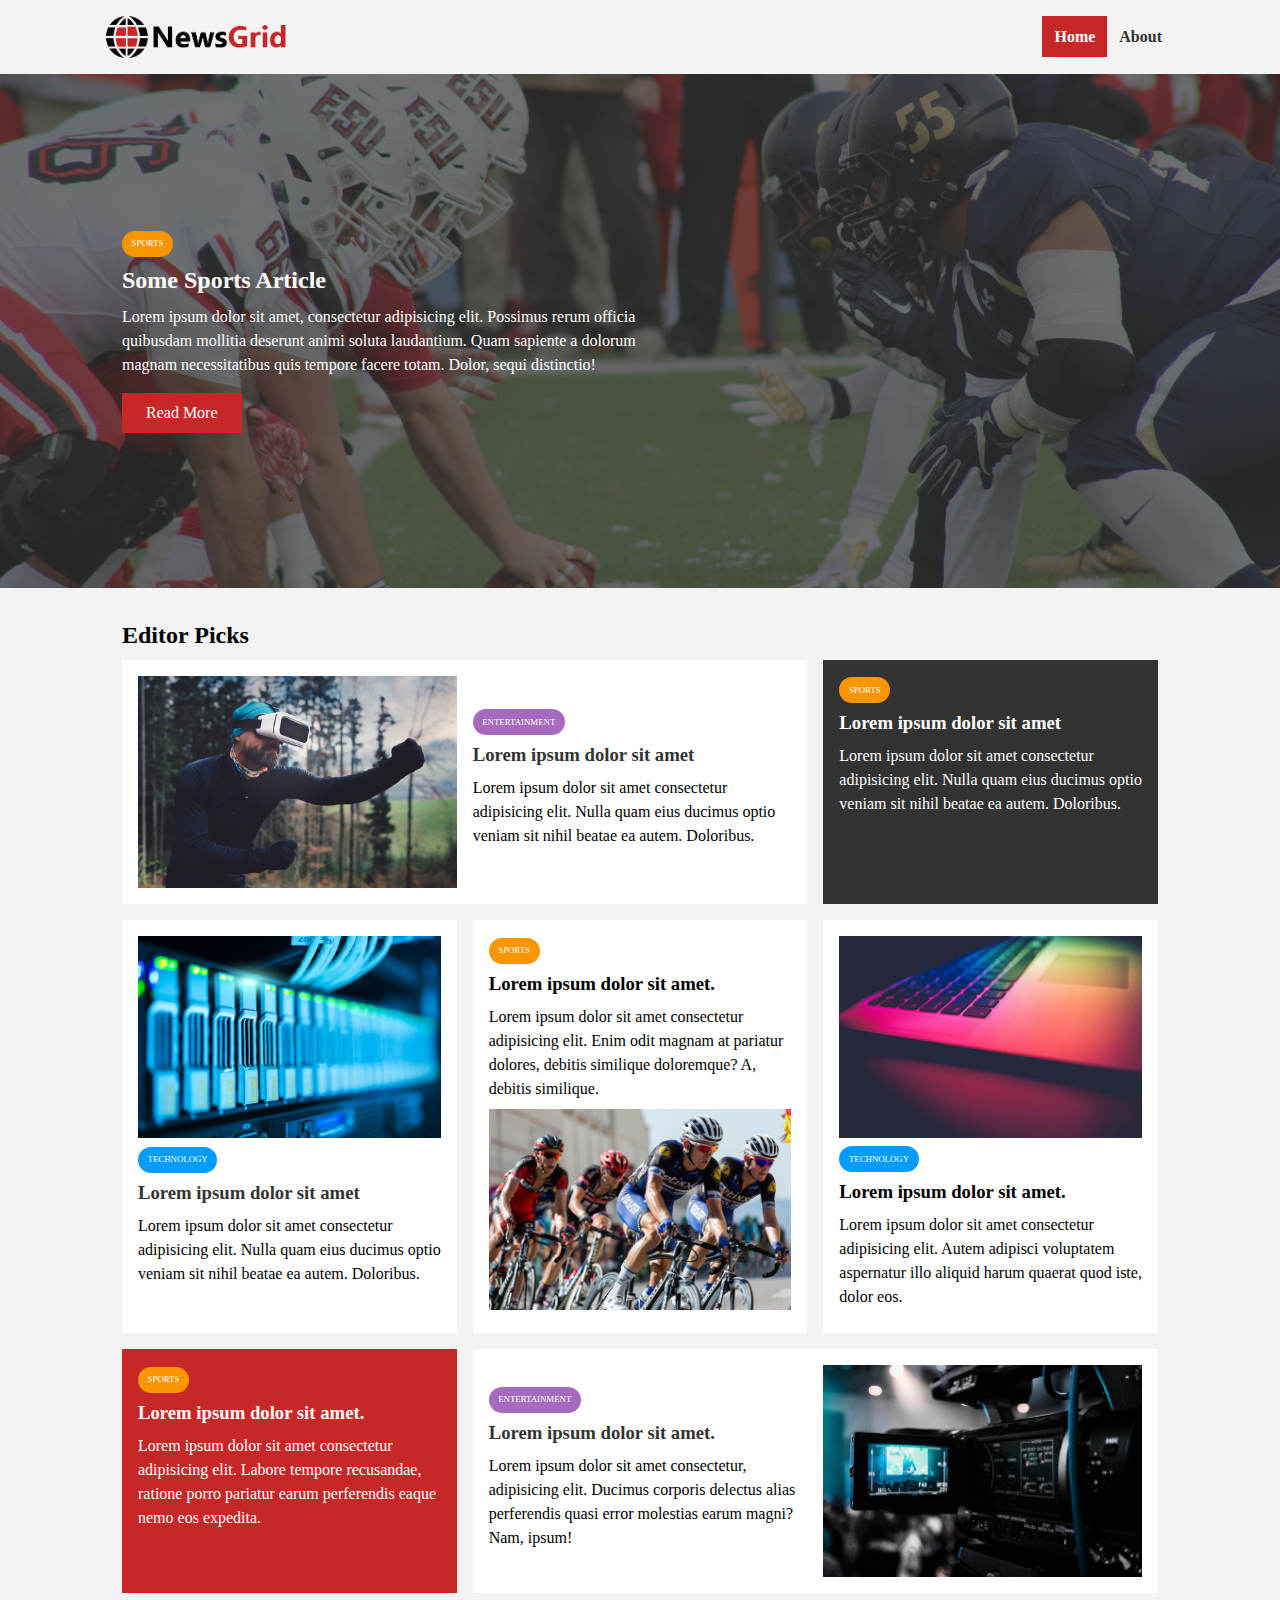
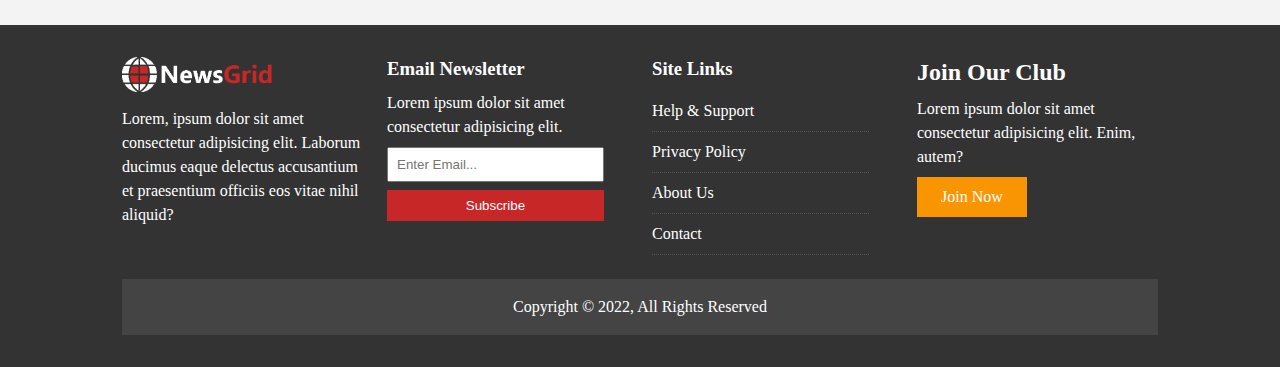
<file: index.html>
<!DOCTYPE html>
<html lang="en">
<head>
  <meta charset="UTF-8">
  <meta http-equiv="X-UA-Compatible" content="IE=edge">
  <meta name="viewport" content="width=device-width, initial-scale=1.0">
  <link rel="stylesheet" href="/css/style.css">
  <link rel="stylesheet" media="screen and (max-width:768px)" href="/css/mobile.css">
  <link href="https://fonts.googleapis.com/css?family=Lato|Staatliches" rel="stylesheet">
  <link rel="stylesheet" href="https://cdnjs.cloudflare.com/ajax/libs/font-awesome/6.1.1/css/all.min.css"
  integrity="sha512-KfkfwYDsLkIlwQp6LFnl8zNdLGxu9YAA1QvwINks4PhcElQSvqcyVLLD9aMhXd13uQjoXtEKNosOWaZqXgel0g==" crossorigin="anonymous" referrerpolicy="no-referrer" />
  <link rel="shortcut icon" type="image/x-icon" href="/favicon.ico">
  <link href="https://fonts.googleapis.com/css2?family=Staatliches&display=swap" rel="stylesheet">
  <title>NewsGrid | Latest News</title>
</head>
<body>
  <nav id="main-nav">
    <div class="container">
      <img src="/img/logo.png" alt="NewsGrid" class="logo">
      <div class="social">
        <a href="http://facebook.com" target="_blank" ><i class="fab fa-facebook fa-2x"></i></a>
        <a href="http://twitter.com" target="_blank" ><i class="fab fa-twitter fa-2x"></i></a>
        <a href="http://youtube.com" target="_blank" ><i class="fab fa-youtube fa-2x"></i></a>
        <a href="http://instagram.com" target="_blank" ><i class="fab fa-instagram fa-2x"></i></a>
      </div>
      <ul>
        <li><a class="current" href="/index.html">Home</a></li>
        <li><a  href="/about.html">About</a></li>
      </ul>
    </div>
  </nav>
  <!-- showcase -->
  <header id="showcase">
    <div class="container">
      <div class="showcase-container">
        <div class="showcase-content">
          <div class="category category-sports">Sports</div>
          <h2>Some Sports Article</h2>
          <p>Lorem ipsum dolor sit amet, consectetur adipisicing elit. Possimus rerum officia quibusdam mollitia deserunt animi soluta laudantium. Quam sapiente a dolorum magnam necessitatibus quis tempore facere totam. Dolor, sequi distinctio!</p>
          <a href="/article.html" class="btn btn-primary">Read More</a>
        </div>
      </div>
    </div>
  </header>
  <!-- articels -->
  <section id="home-articles" class="py-2">
    <div class="container">
      <h2>Editor Picks</h2>
      <div class="articles-container">
        <article class="card">
          <img src="/img/articles/ent1.jpg" alt="">
          <div>
          <div class="category category-ent">ENTERTAINMENT</div>
          <h3><a href="/article.html">Lorem ipsum dolor sit amet</a></h3>
          <p>Lorem ipsum dolor sit amet consectetur adipisicing elit. Nulla quam eius ducimus optio veniam sit nihil beatae ea autem. Doloribus.</p>
        </div>
        </article>

        <article class="card bg-dark">
          <div class="category category-sports">Sports</div>
          <h3><a href="/article.html">Lorem ipsum dolor sit amet</a></h3>
          <p>Lorem ipsum dolor sit amet consectetur adipisicing elit. Nulla quam eius ducimus optio veniam sit nihil beatae ea autem. Doloribus.</p>
        </article>

        <article class="card">
          <img src="/img/articles/tech1.jpg" alt="">
          <div class="category category-tech">Technology</div>
          <h3><a href="/article.html">Lorem ipsum dolor sit amet</a></h3>
          <p>Lorem ipsum dolor sit amet consectetur adipisicing elit. Nulla quam eius ducimus optio veniam sit nihil beatae ea autem. Doloribus.</p>
        </article>

        <article class="card">
          <div class="category category-sports">Sports</div>
          <h3>Lorem ipsum dolor sit amet.</h3>
          <p>Lorem ipsum dolor sit amet consectetur adipisicing elit. Enim odit magnam at pariatur dolores, debitis similique doloremque? A, debitis similique.</p>
          <img src="/img/articles/sports1.jpg" alt="">
        </article>
        <article class="card">
          <img src="/img/articles/tech2.jpg" alt="">
          <div class="category category-tech">Technology</div>
          <h3>Lorem ipsum dolor sit amet.</h3>
          <p>Lorem ipsum dolor sit amet consectetur adipisicing elit. Autem adipisci voluptatem aspernatur illo aliquid harum quaerat quod iste, dolor eos.</p>
        </article>

        <atricle class="card bg-primary">
          <div class="category category-sports">Sports</div>
          <h3>Lorem ipsum dolor sit amet.</h3>
          <p>Lorem ipsum dolor sit amet consectetur adipisicing elit. Labore tempore recusandae, ratione porro pariatur earum perferendis eaque nemo eos expedita.</p>
        </atricle>

        <article class="card">
          <div>
          <div class="category category-ent">Entertainment</div>
          <h3><a href="article.html"> Lorem ipsum dolor sit amet.</a></h3>
          <p>Lorem ipsum dolor sit amet consectetur, adipisicing elit. Ducimus corporis delectus alias perferendis quasi error molestias earum magni? Nam, ipsum!</p>
        </div>
          <img src="/img/articles/ent2.jpg" alt="">
        </article>
      </div>
    </div>
  </section>  
  <!-- footer -->
  <footer id="main-footer" class="py-2" >
    <div class="container footer-container">
      <div>
        <img src="/img/logo_light.png" alt="newsgrid">
        <p>Lorem, ipsum dolor sit amet consectetur adipisicing elit. Laborum ducimus eaque delectus accusantium et praesentium officiis eos vitae nihil aliquid?</p>
      </div>
      <div>
        <h3>Email Newsletter
        </h3>
        <p>Lorem ipsum dolor sit amet consectetur adipisicing elit.</p>
        <form name="contact" method="POST" data-netlify="true">
          <input type="email" name="email" placeholder="Enter Email...">
          <input type="submit" value="Subscribe" class="btn btn-primary">
        </form>
      </div>
      <div>
        <h3>Site Links
        </h3>
        <ul class="list">
          <li><a href="#">Help & Support</a></li>
          <li><a href="#">Privacy Policy</a></li>
          <li><a href="#">About Us</a></li>
          <li><a href="#">Contact </a></li>
        </ul>
      </div>
      <div>
        <h2>Join Our Club
        </h2>
        <p>Lorem ipsum dolor sit amet consectetur adipisicing elit. Enim, autem?</p>
        <a href="#" class="btn btn-secondary">Join Now</a>
      </div>
      <div>
        <p>Copyright &copy; 2022, All Rights Reserved
        </p>
      </div>
    </div>
  </footer>
</body>
</html>
</file>
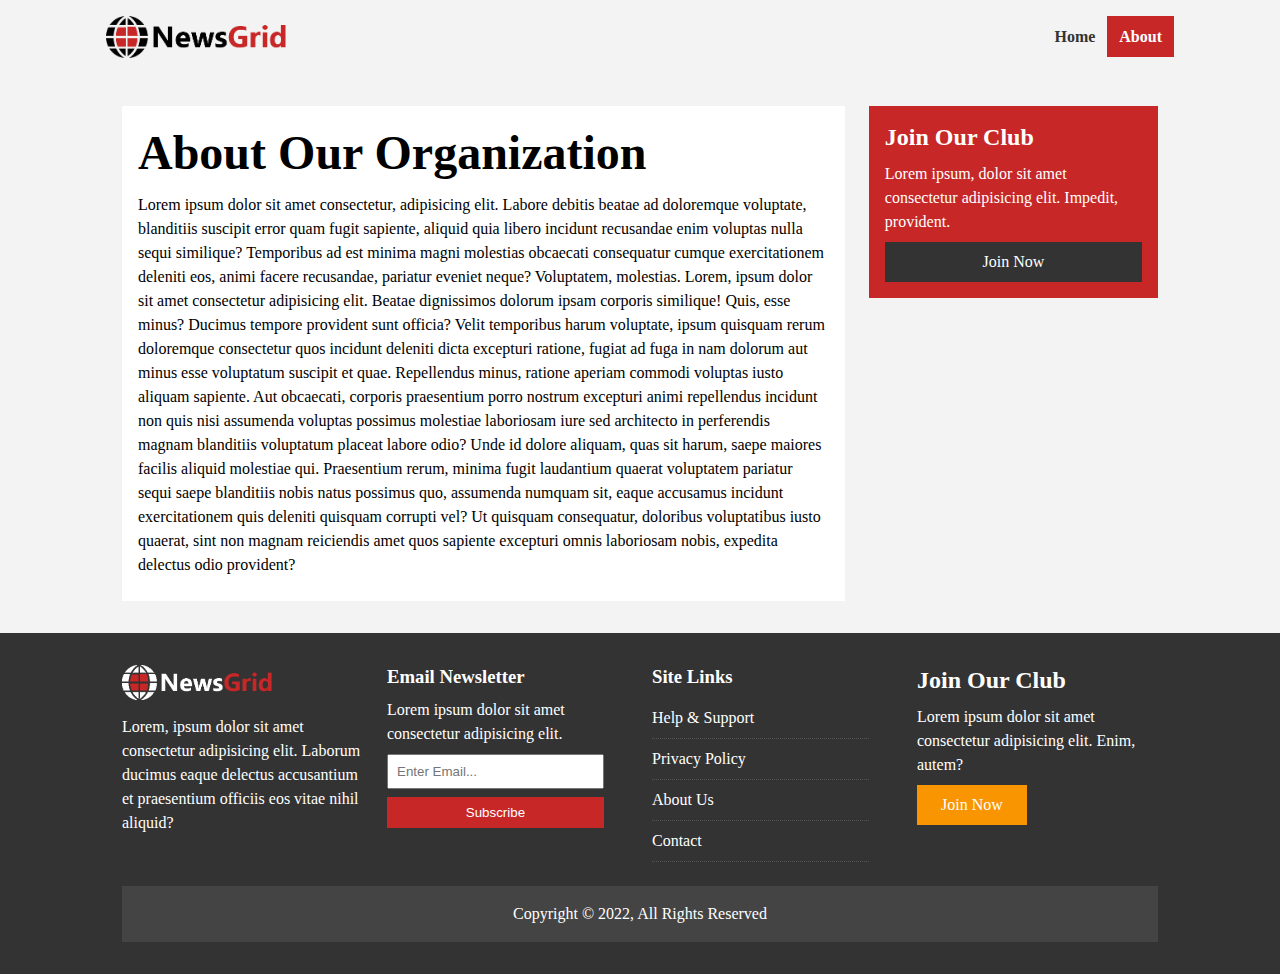
<file: about.html>
<!DOCTYPE html>
<html lang="en">
<head>
  <meta charset="UTF-8">
  <meta http-equiv="X-UA-Compatible" content="IE=edge">
  <meta name="viewport" content="width=device-width, initial-scale=1.0">
  <link rel="stylesheet" href="/css/style.css">
  <link rel="stylesheet" media="screen and (max-width:768px)" href="/css/mobile.css">
  <link href="https://fonts.googleapis.com/css?family=Lato|Staatliches" rel="stylesheet">
  <link rel="stylesheet" href="https://cdnjs.cloudflare.com/ajax/libs/font-awesome/6.1.1/css/all.min.css"
  integrity="sha512-KfkfwYDsLkIlwQp6LFnl8zNdLGxu9YAA1QvwINks4PhcElQSvqcyVLLD9aMhXd13uQjoXtEKNosOWaZqXgel0g==" crossorigin="anonymous" referrerpolicy="no-referrer" />
  <link rel="shortcut icon" type="image/x-icon" href="/favicon.ico">
  <link href="https://fonts.googleapis.com/css2?family=Staatliches&display=swap" rel="stylesheet">
  <title>NewsGrid | About</title>
</head>
<body>
  <nav id="main-nav">
    <div class="container">
      <img src="/img/logo.png" alt="NewsGrid" class="logo">
      <div class="social">
        <a href="http://facebook.com" target="_blank" ><i class="fab fa-facebook fa-2x"></i></a>
        <a href="http://twitter.com" target="_blank" ><i class="fab fa-twitter fa-2x"></i></a>
        <a href="http://youtube.com" target="_blank" ><i class="fab fa-youtube fa-2x"></i></a>
        <a href="http://instagram.com" target="_blank" ><i class="fab fa-instagram fa-2x"></i></a>
      </div>
      <ul>
        <li><a href="/index.html">Home</a></li>
        <li><a class="current" href="/about.html">About</a></li>
      </ul>
    </div>
  </nav>
  <!-- showcase -->
  <section id="about">
    <div class="container">
      <div class="page-container">
        <article class="card">
          <h1 class="l-heading">
            About Our Organization
          </h1>
          <p>Lorem ipsum dolor sit amet consectetur, adipisicing elit. Labore debitis beatae ad doloremque voluptate, blanditiis suscipit error quam fugit sapiente, aliquid quia libero incidunt recusandae enim voluptas nulla sequi similique? Temporibus ad est minima magni molestias obcaecati consequatur cumque exercitationem deleniti eos, animi facere recusandae, pariatur eveniet neque? Voluptatem, molestias.

            Lorem, ipsum dolor sit amet consectetur adipisicing elit. Beatae dignissimos dolorum ipsam corporis similique! Quis, esse minus? Ducimus tempore provident sunt officia? Velit temporibus harum voluptate, ipsum quisquam rerum doloremque consectetur quos incidunt deleniti dicta excepturi ratione, fugiat ad fuga in nam dolorum aut minus esse voluptatum suscipit et quae. Repellendus minus, ratione aperiam commodi voluptas iusto aliquam sapiente. Aut obcaecati, corporis praesentium porro nostrum excepturi animi repellendus incidunt non quis nisi assumenda voluptas possimus molestiae laboriosam iure sed architecto in perferendis magnam blanditiis voluptatum placeat labore odio? Unde id dolore aliquam, quas sit harum, saepe maiores facilis aliquid molestiae qui. Praesentium rerum, minima fugit laudantium quaerat voluptatem pariatur sequi saepe blanditiis nobis natus possimus quo, assumenda numquam sit, eaque accusamus incidunt exercitationem quis deleniti quisquam corrupti vel? Ut quisquam consequatur, doloribus voluptatibus iusto quaerat, sint non magnam reiciendis amet quos sapiente excepturi omnis laboriosam nobis, expedita delectus odio provident?</p>
        </article>
        <aside class=" card bg-primary">
          <h2>Join Our Club</h2>
          <p>Lorem ipsum, dolor sit amet consectetur adipisicing elit. Impedit, provident.</p>
          <a href="#" class="btn btn-dark btn-block">Join Now</a>
        </aside>
      </div>
    </div>
  </section>

    <!-- footer -->
    <footer id="main-footer" class="py-2" >
      <div class="container footer-container">
        <div>
          <img src="/img/logo_light.png" alt="newsgrid">
          <p>Lorem, ipsum dolor sit amet consectetur adipisicing elit. Laborum ducimus eaque delectus accusantium et praesentium officiis eos vitae nihil aliquid?</p>
        </div>
        <div>
          <h3>Email Newsletter
          </h3>
          <p>Lorem ipsum dolor sit amet consectetur adipisicing elit.</p>
          <form name="contact" method="POST" data-netlify="true">
            <input type="email" name="email" placeholder="Enter Email...">
            <input type="submit" value="Subscribe" class="btn btn-primary">
          </form>  
        </div>
        <div>
          <h3>Site Links
          </h3>
          <ul class="list">
            <li><a href="#">Help & Support</a></li>
            <li><a href="#">Privacy Policy</a></li>
            <li><a href="#">About Us</a></li>
            <li><a href="#">Contact </a></li>
          </ul>
        </div>
        <div>
          <h2>Join Our Club
          </h2>
          <p>Lorem ipsum dolor sit amet consectetur adipisicing elit. Enim, autem?</p>
          <a href="#" class="btn btn-secondary">Join Now</a>
        </div>
        <div>
          <p>Copyright &copy; 2022, All Rights Reserved
          </p>
        </div>
      </div>
    </footer>
</body>
</html>
</file>
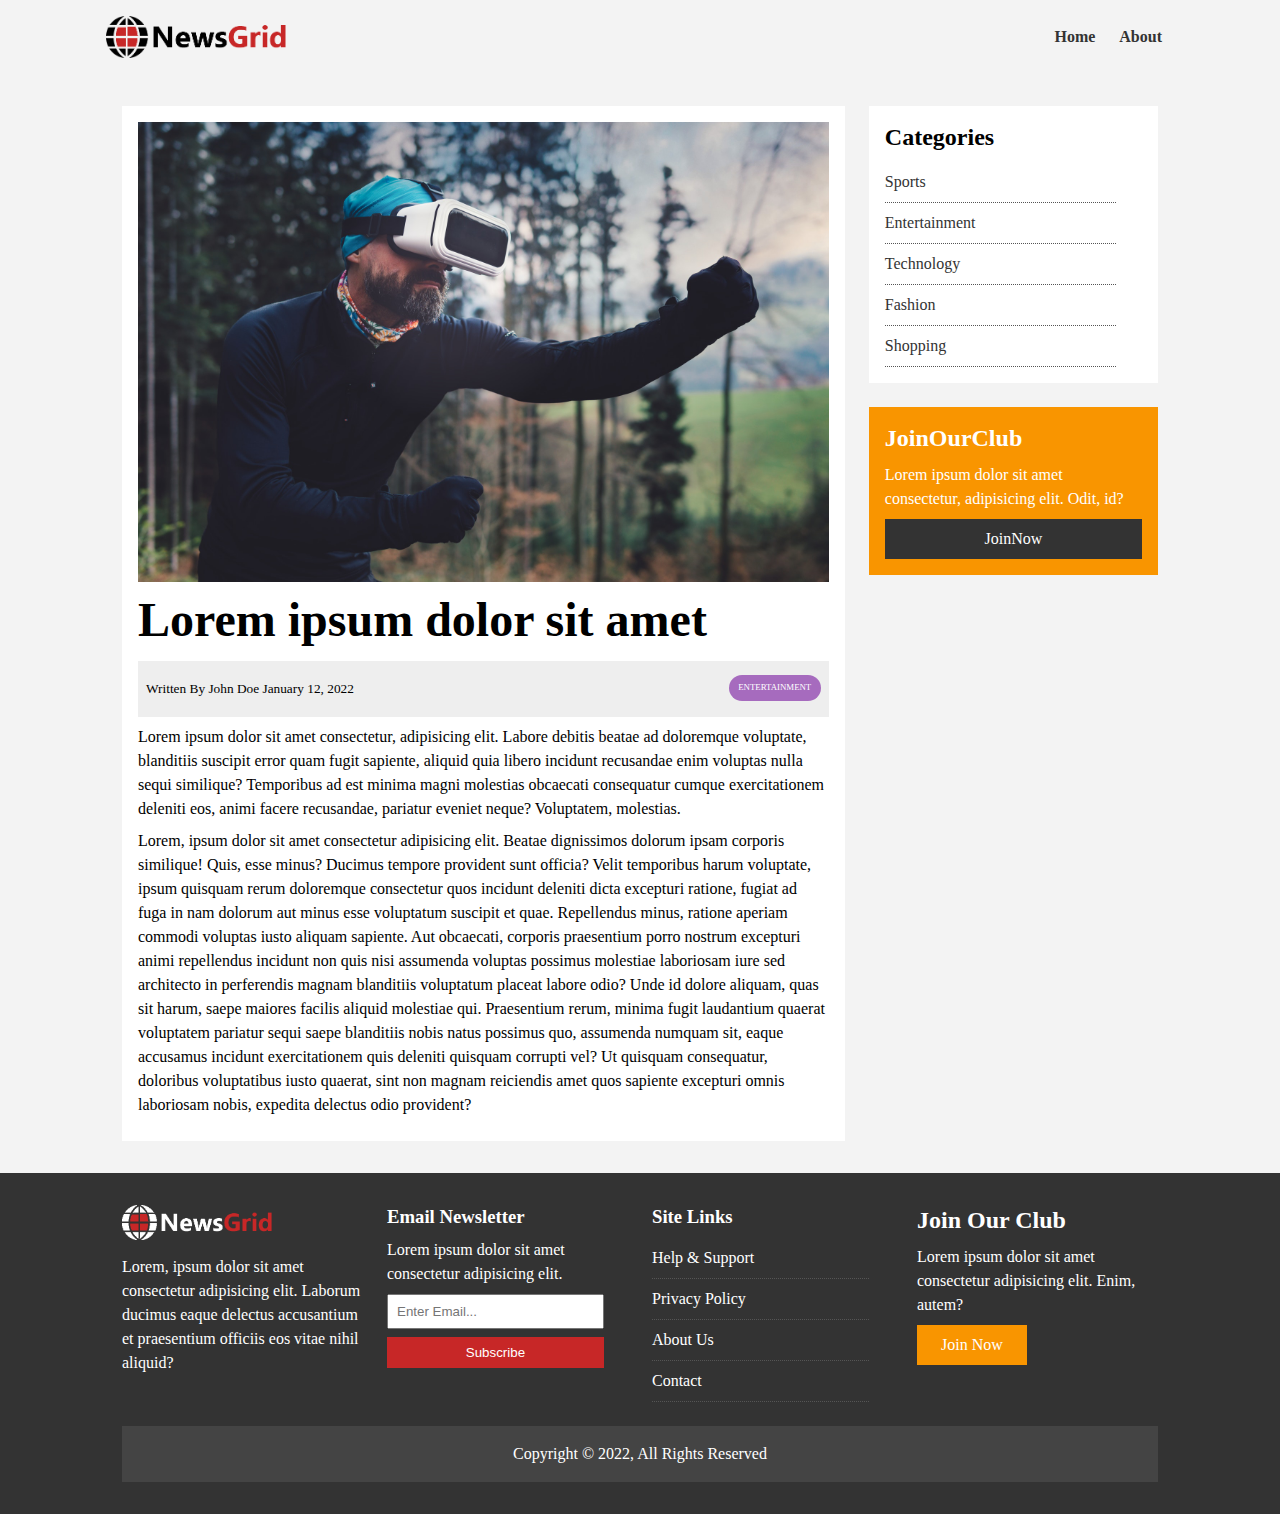
<file: article.html>
<!DOCTYPE html>
<html lang="en">
<head>
  <meta charset="UTF-8">
  <meta http-equiv="X-UA-Compatible" content="IE=edge">
  <meta name="viewport" content="width=device-width, initial-scale=1.0">
  <link rel="stylesheet" href="/css/style.css">
  <link rel="stylesheet" media="screen and (max-width:768px)" href="/css/mobile.css">
  <link href="https://fonts.googleapis.com/css?family=Lato|Staatliches" rel="stylesheet">
  <link rel="stylesheet" href="https://cdnjs.cloudflare.com/ajax/libs/font-awesome/6.1.1/css/all.min.css"
  integrity="sha512-KfkfwYDsLkIlwQp6LFnl8zNdLGxu9YAA1QvwINks4PhcElQSvqcyVLLD9aMhXd13uQjoXtEKNosOWaZqXgel0g==" crossorigin="anonymous" referrerpolicy="no-referrer" />
  <link rel="shortcut icon" type="image/x-icon" href="/favicon.ico">
  <link href="https://fonts.googleapis.com/css2?family=Staatliches&display=swap" rel="stylesheet">
  <title>NewsGrid | Latest News</title>
</head>
<body>
  <nav id="main-nav">
    <div class="container">
      <img src="/img/logo.png" alt="NewsGrid" class="logo">
      <div class="social">
        <a href="http://facebook.com" target="_blank" ><i class="fab fa-facebook fa-2x"></i></a>
        <a href="http://twitter.com" target="_blank" ><i class="fab fa-twitter fa-2x"></i></a>
        <a href="http://youtube.com" target="_blank" ><i class="fab fa-youtube fa-2x"></i></a>
        <a href="http://instagram.com" target="_blank" ><i class="fab fa-instagram fa-2x"></i></a>
      </div>
      <ul>
        <li><a href="/index.html">Home</a></li>
        <li><a  href="/about.html">About</a></li>
      </ul>
    </div>
  </nav>
  <!-- showcase -->
  <section id="article">
    <div class="container">
      <div class="page-container">
        <article class="card">
          <img src="/img/articles/ent1.jpg" alt="">
          <h1 class="l-heading">Lorem ipsum dolor sit amet
          </h1>
          <div class="meta">
            <small>
              <i class="fas fa-user">
              </i>Written By John Doe January 12, 2022
            </small>
            <div class="category category-ent">Entertainment</div>
          </div>
          <p>Lorem ipsum dolor sit amet consectetur, adipisicing elit. Labore debitis beatae ad doloremque voluptate, blanditiis suscipit error quam fugit sapiente, aliquid quia libero incidunt recusandae enim voluptas nulla sequi similique? Temporibus ad est minima magni molestias obcaecati consequatur cumque exercitationem deleniti eos, animi facere recusandae, pariatur eveniet neque? Voluptatem, molestias.
          </p>
          <p>Lorem, ipsum dolor sit amet consectetur adipisicing elit. Beatae dignissimos dolorum ipsam corporis similique! Quis, esse minus? Ducimus tempore provident sunt officia? Velit temporibus harum voluptate, ipsum quisquam rerum doloremque consectetur quos incidunt deleniti dicta excepturi ratione, fugiat ad fuga in nam dolorum aut minus esse voluptatum suscipit et quae. Repellendus minus, ratione aperiam commodi voluptas iusto aliquam sapiente. Aut obcaecati, corporis praesentium porro nostrum excepturi animi repellendus incidunt non quis nisi assumenda voluptas possimus molestiae laboriosam iure sed architecto in perferendis magnam blanditiis voluptatum placeat labore odio? Unde id dolore aliquam, quas sit harum, saepe maiores facilis aliquid molestiae qui. Praesentium rerum, minima fugit laudantium quaerat voluptatem pariatur sequi saepe blanditiis nobis natus possimus quo, assumenda numquam sit, eaque accusamus incidunt exercitationem quis deleniti quisquam corrupti vel? Ut quisquam consequatur, doloribus voluptatibus iusto quaerat, sint non magnam reiciendis amet quos sapiente excepturi omnis laboriosam nobis, expedita delectus odio provident?
          </p>
        </article>
        <aside id="categories" class="card">
          <h2>Categories</h2>
            <ul class="list">
              <li><a href="#"><i class="fas fa-chevron-right"></i> Sports</a></li>
              <li><a href="#"><i class="fas fa-chevron-right"></i>  Entertainment</a></li>
              <li><a href="#"><i class="fas fa-chevron-right"></i>  Technology</a></li>
              <li><a href="#"><i class="fas fa-chevron-right"></i>  Fashion</a></li>
              <li><a href="#"><i class="fas fa-chevron-right"></i>   Shopping</a></li>
            </ul>
        </aside>

        <aside class="card bg-secondary">
          <h2>JoinOurClub</h2>
          <p>Lorem ipsum dolor sit amet consectetur, adipisicing elit. Odit, id?
          </p>
          <a href="#" class="btn btn-dark btn-block">JoinNow</a>
        </aside>
      </div>
    </div>
  </section>
    <!-- footer -->
    <footer id="main-footer" class="py-2" >
      <div class="container footer-container">
        <div>
          <img src="/img/logo_light.png" alt="newsgrid">
          <p>Lorem, ipsum dolor sit amet consectetur adipisicing elit. Laborum ducimus eaque delectus accusantium et praesentium officiis eos vitae nihil aliquid?</p>
        </div>
        <div>
          <h3>Email Newsletter
          </h3>
          <p>Lorem ipsum dolor sit amet consectetur adipisicing elit.</p>
          <form name="contact" method="POST" data-netlify="true">
            <input type="email" name="email" placeholder="Enter Email...">
            <input type="submit" value="Subscribe" class="btn btn-primary">
          </form>  
        </div>
        <div>
          <h3>Site Links
          </h3>
          <ul class="list">
            <li><a href="#">Help & Support</a></li>
            <li><a href="#">Privacy Policy</a></li>
            <li><a href="#">About Us</a></li>
            <li><a href="#">Contact </a></li>
          </ul>
        </div>
        <div>
          <h2>Join Our Club
          </h2>
          <p>Lorem ipsum dolor sit amet consectetur adipisicing elit. Enim, autem?</p>
          <a href="#" class="btn btn-secondary">Join Now</a>
        </div>
        <div>
          <p>Copyright &copy; 2022, All Rights Reserved
          </p>
        </div>
      </div>
    </footer>

</body>
</html>
</file>
<file: css/style.css>
:root {
  --primary-color:#c72727;
  --secondary-color:#f99500;
  --light-color:#f3f3f3;
  --dark-color:#333;
  --max-width:1100px;
}

.category {
  --sports-color:#f99500;
  --ent-color:#a66bbe;
  --tech-color:#009cff;
}

*{
  margin:0;
  padding:0;
  box-sizing:border-box;
}

body {
font-family: 'Lato' sans-serif;
line-height:1.5 ;
background: var(--light-color);
}

a {
  color: #333;
  text-decoration: none;
}

p {
  margin: .5rem 0;
}

ul {
  list-style: none;
}

img {
  width: 100%;
}

h1,h2,h3,h4,h5,h6 {
  font-family: 'staaliches',cursive;
  margin-bottom: .55rem;
  line-height: 1.3;
}

/* utility */

.container {
  max-width: var(--max-width);
  margin: auto;
  padding:0 2rem;
  overflow: hidden;
}

.category {
  display: inline-block;
  color: #fff;
  font-size: 0.55rem;
  text-transform: uppercase;
  padding: 0.4rem 0.6rem;
  border-radius: 15px;
  margin-bottom:0.5rem ;
}

.card {
  background:#fff;
  padding:1rem;
}

.category-sports {background: var(--secondary-color);}
.category-ent {background: var(--ent-color);}
.category-tech {background: var(--tech-color);}

.btn {
  display: inline-block;
  border: none;
  color: #fff;
  background: var(--dark-color);
  padding: 0.5rem 1.5rem;
}

.btn-block {
display:block;
width: 100%;
text-align: center;

}

.btn:hover{
  opacity: 0.9;
}

.bg-primary {
  background: var(--primary-color);
  color: #fff;
}
.bg-light {
  background: var(--light-color);
  color: #fff;
}

.bg-dark {
  background: var(--dark-color);
  color: #fff;
}

.bg-secondary {
  background: var(--secondary-color);
  color: #fff;
}

.py-1{padding: 1.5rem 0;}
.py-2{padding: 2rem 0;}
.py-3{padding: 3rem 0;}
.p-1 {padding: 1.5rem;}
.p-2 {padding: 2rem;}
.p-3 {padding: 3rem;}

.list li {
  padding: .5rem 0;
  border-bottom: #555 dotted 1px;
  width: 90%;
}


.bg-dark h1,
.bg-dark h2,
.bg-dark h3,
.bg-dark a,
.bg-primary h1,
.bg-primary h2,
.bg-primary h3,
.bg-primary a,
.bg-secondary h1,
.bg-secondary h2,
.bg-secondary h3,
.bg-secondary a {
  color: #fff;
}

.btn-light {
  background: var(--light-color);}
  .btn-primary {
  background: var(--primary-color);}
.btn-secondary {
  background: var(--secondary-color);}
  
  .list li a:hover {
    color: var(--primary-color) !important;
  }
/* navigation  */

#main-nav {
  background: var(--light-color);
  position: sticky;
  top: 0;
  z-index: 2;
}

#main-nav .container {
  display: grid;
  grid-template-columns:6fr 3fr 2fr;
  padding:1rem ;
  align-items: center;
}

#main-nav .logo{
  width: 180px;
}

#main-nav ul {
  justify-self: end;
  display: flex;
}

#main-nav ul li a {
  padding: .75rem;
  font-weight: bold;
}

#main-nav ul li a.current {
  background: var(--primary-color);
  color: #fff;
}

#main-nav ul li a:hover {
  background: var(--light-color);
  color: var(--dark-color);
}

#main-nav .social {
  justify-self: center;
}

#main-nav .social i {
  color: #777;
  margin-right:.5rem;
}

/* showcase */

#showcase {
  color: #fff;
  background: var(--dark-color);
  padding: 2rem;
  position: relative;
}

#showcase:before {
  content: '';
  background: url(../img/featured.jpg) no-repeat center center/cover;
  position: absolute;
  top: 0;
  left: 0;
  width: 100%;
  height: 100%;
  opacity: 0.3;
}

#showcase .showcase-container {
  display: grid;
  grid-template-columns:repeat(2, 1fr);
  justify-content: center;
  align-items: center;
  height: 50vh;
}

#showcase .showcase-content {
  z-index: 1;
}

#showcase .showcase-content p {
  margin-bottom: 1rem;
}

/* home article */
 #home-articles .articles-container {
  display: grid;
  grid-template-columns:repeat(3 ,1fr);
  grid-gap: 1rem;
 }

 #home-articles .articles-container > *:first-child,
 #home-articles .articles-container > *:last-child {
  display: grid;
  grid-template-columns:repeat(2 ,1fr);
  grid-gap: 1rem;
  align-items: center;
  grid-column: 1/ span 2;
 }

 #home-articles .articles-container > *:last-child {
  grid-column: 2/ span 2;
 }

 #article .meta {
  display: flex;
  justify-content: space-between;
  align-items: center;
  background: #eee;
  padding: 0.5rem;
}

#article .meta .category {
  margin-top: 0.4rem;
}


 /* footer */

 #main-footer {
  background: var(--dark-color);
  color: #fff;
 }

 #main-footer img {
  width: 150px;
 }

 #main-footer a {
  color: #fff;
 }

 #main-footer .footer-container {
  display: grid;
  grid-template-columns: repeat(4, 1fr);
  grid-gap: 1.5rem;
}

#main-footer .footer-container > *:last-child {
  background: #444;
  grid-column: 1/span 4;
  padding: .5rem;
  text-align: center;
  font-size: 0.75;
}

#main-footer .footer-container input[type='email'] {
  width: 90%;
  margin-bottom: 0.5rem;
  padding: 0.5rem;
}

#main-footer .footer-container input[type='submit'] {
  width: 90%;
}

/* about page */

.page-container {
  display: grid;
  grid-template-columns:5fr 2fr;
  margin: 2rem 0;
  grid-gap: 1.5rem;
}

.page-container >*:first-child {
  grid-row: 1/span 3;
}
.l-heading {
  font-size:3rem;
}
</file>
<file: css/mobile.css>
/* navigation */
#main-nav .social {
  display: none;
}

#main-nav .container {
  grid-template-columns: 1fr ;
  grid-gap: 1.2rem;
}

#main-nav .logo ,
#main-nav ul {
  justify-self: center;
}

#main-nav ul li a {
  padding: 0.5rem;
}

#home-articles .articles-container {
  grid-template-columns:repeat(2,1fr);
}

#home-articles .articles-container >*:first-child {
  grid-template-columns:1fr ;
  grid-column: 1;
}

#home-articles .articles-container >*:last-child {
  grid-template-columns:1fr ;
  grid-column: 1;
}

@media(max-width: 600px) {
  /* stack grid item */
  #showcase .showcase-container,
  #home-articles .articles-container,
  #main-footer .footer-container,
  .page-container {
    grid-template-columns: 1fr;
  }

  #main-footer .footer-container >*:last-child {
    grid-column: 1;
  }

  #main-footer .footer-container >*:first-child,
  #main-footer .footer-container >*:nth-child(2) {
    border-bottom: #444 dotted 1px;
    padding-bottom:1rem;  
  }



  .page-container {
    text-align: center;
  }

  .page-container >*:first-child {
    grid-row: 1;
  }
  


  .l-heading {
    font-size: 1.5rem;
  }

}
</file>
